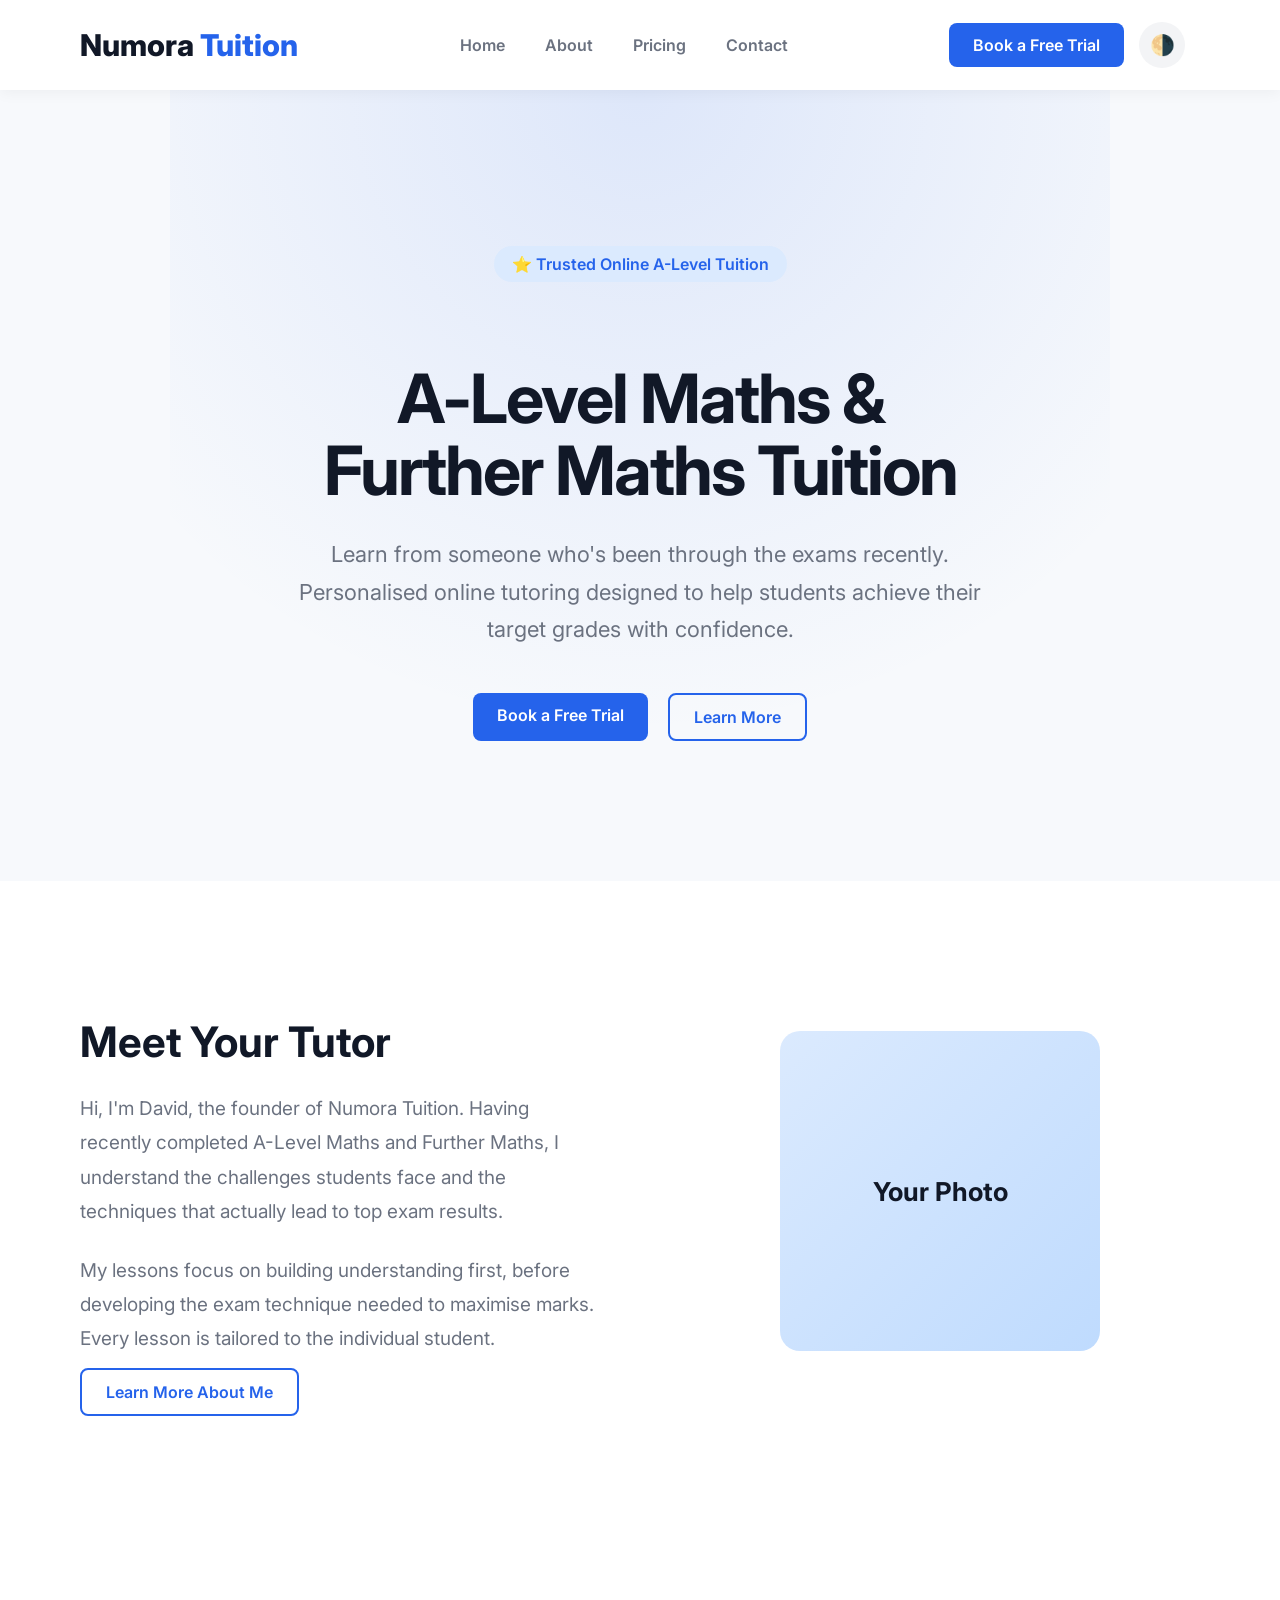
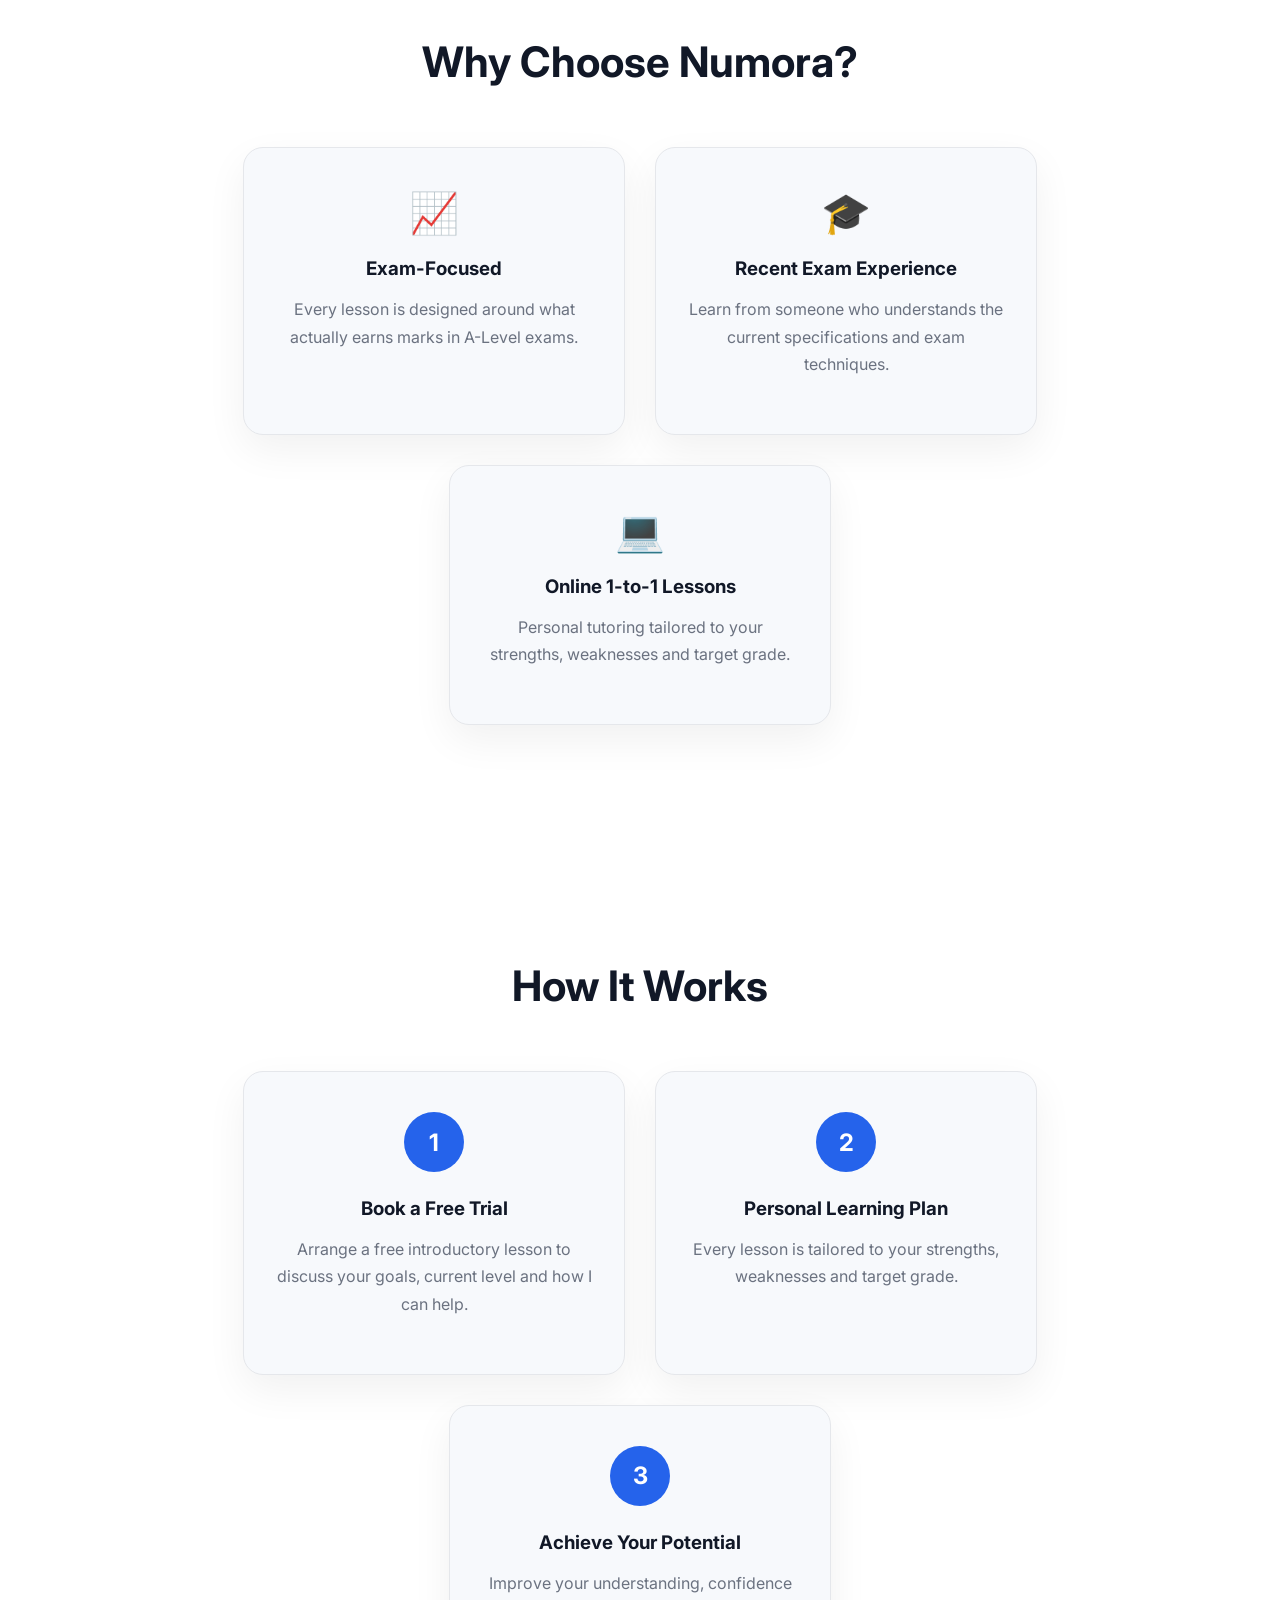
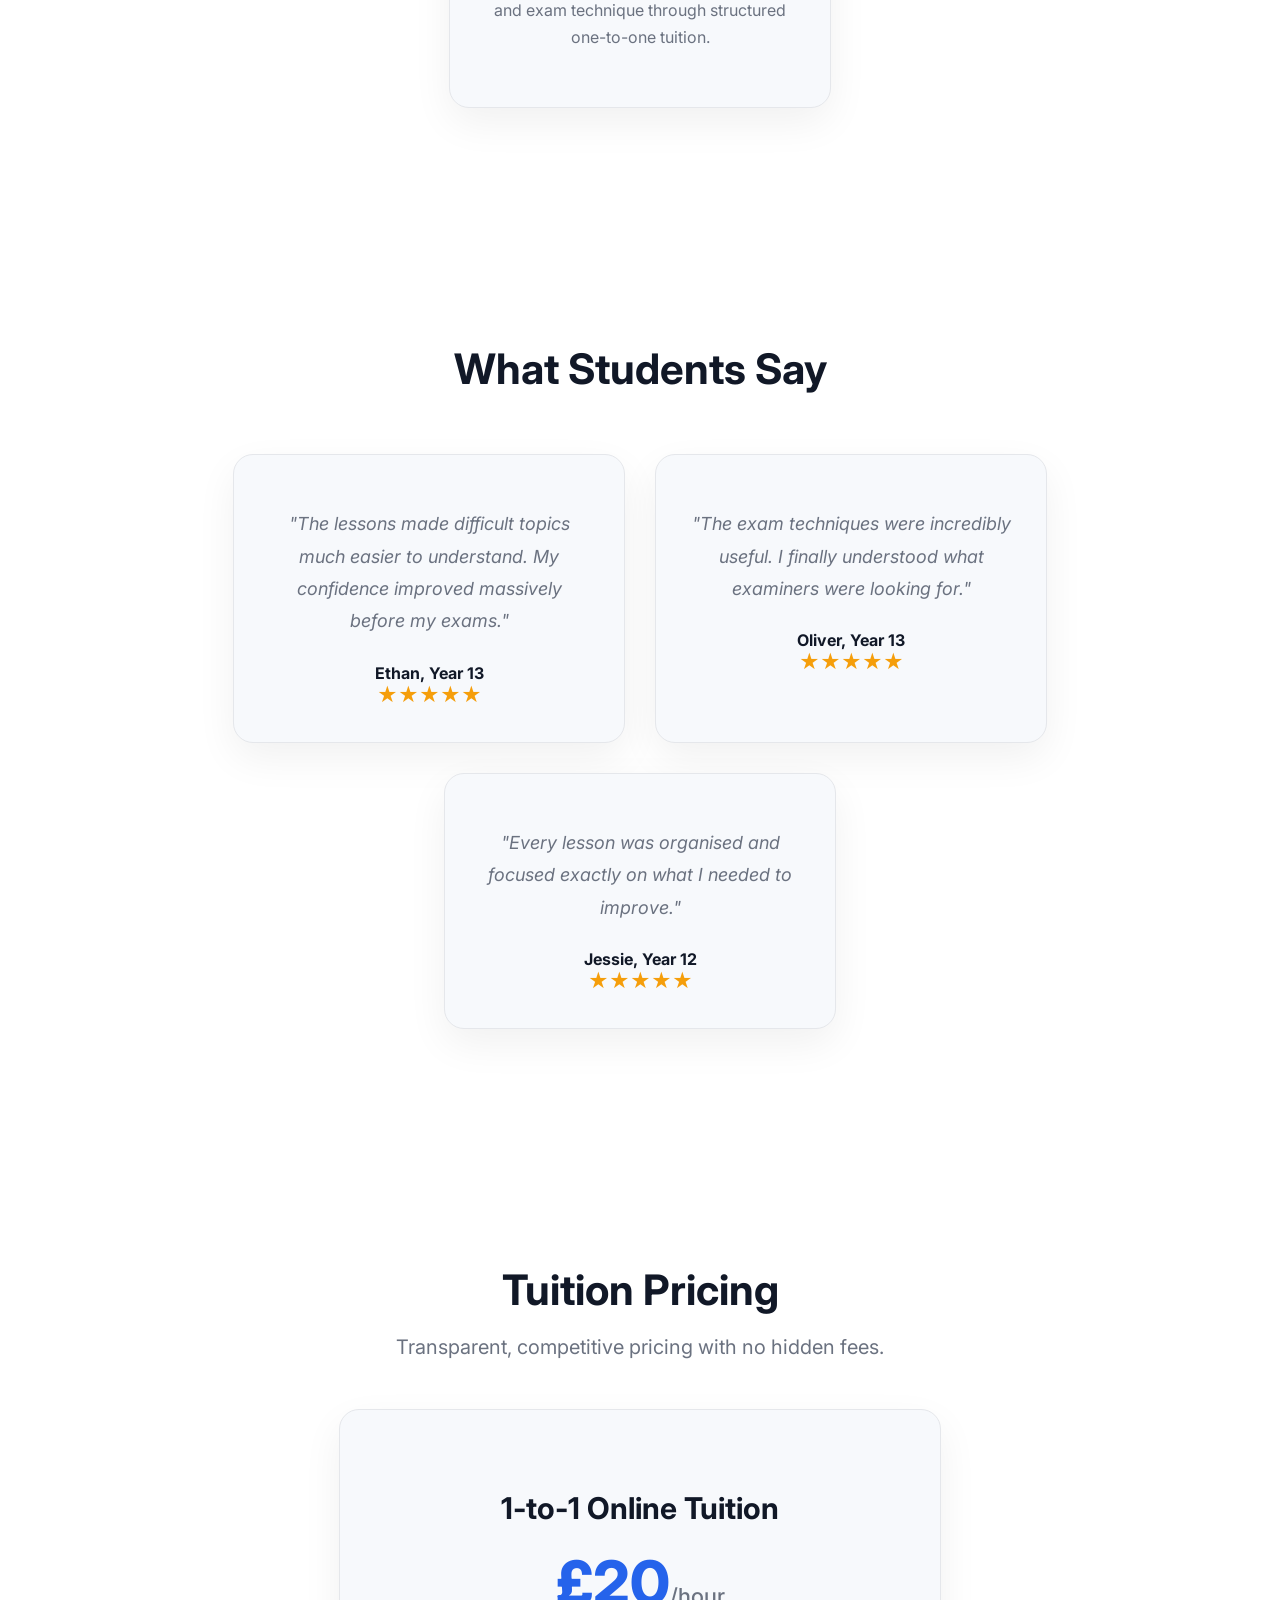
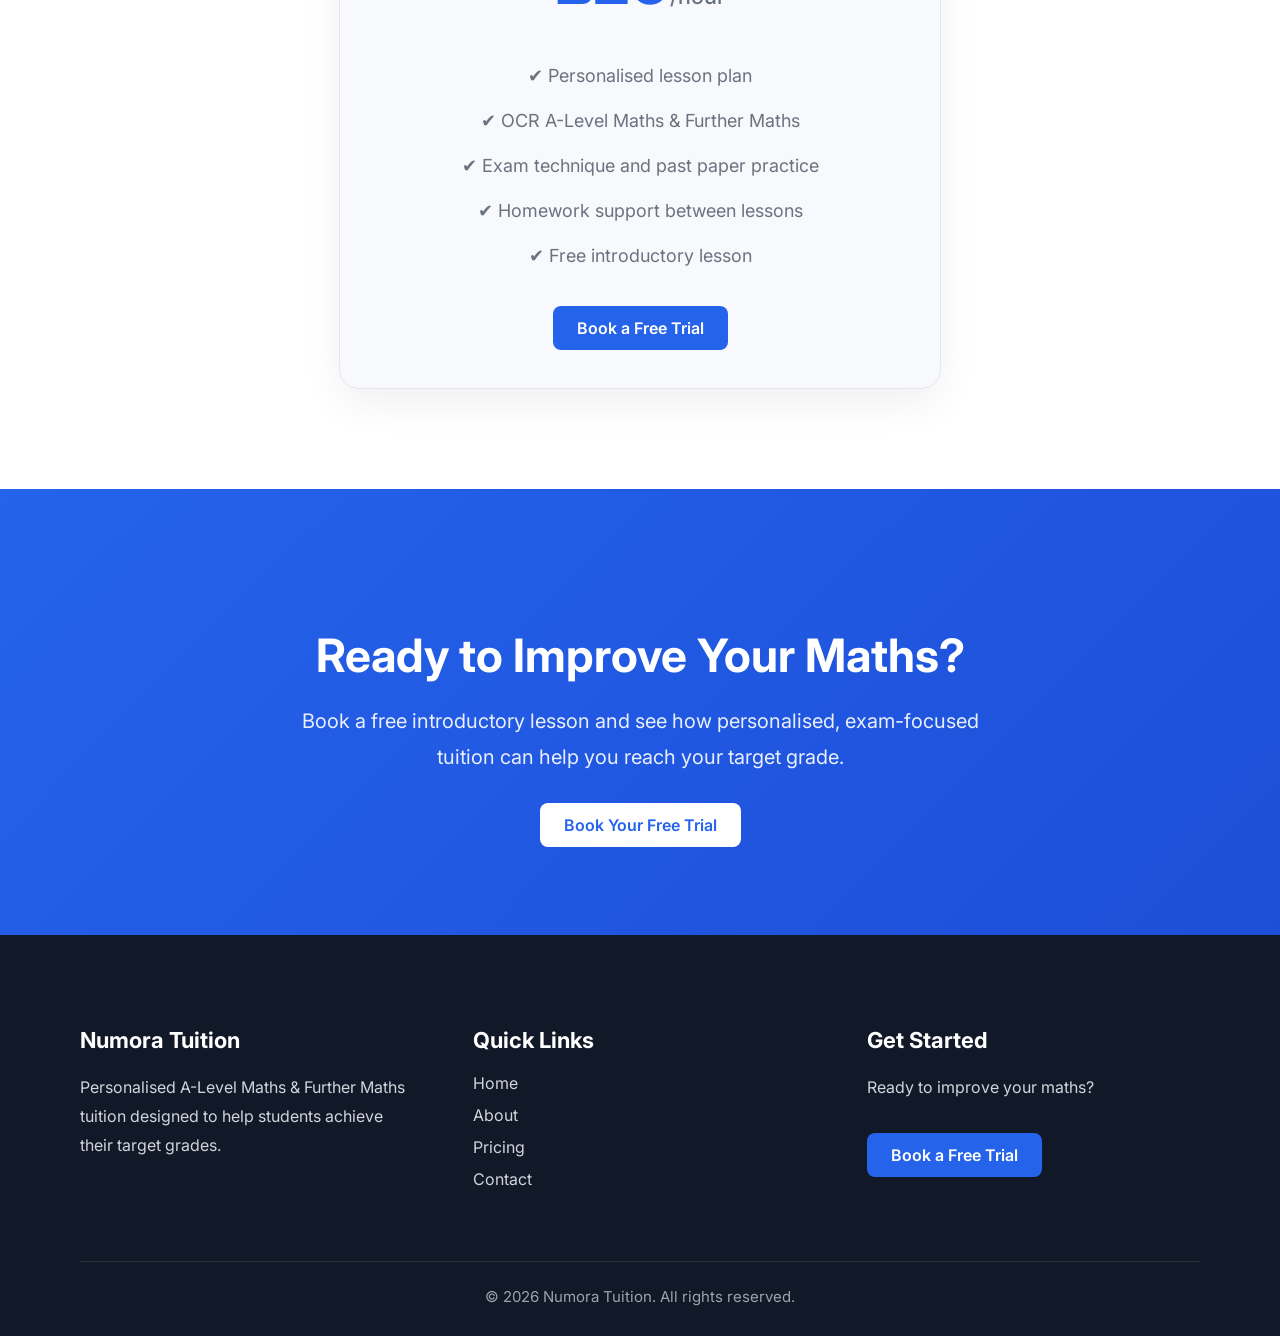
<file: index.html>
<!DOCTYPE html>
<html lang="en">

<head>
    <meta charset="UTF-8">
    <meta name="viewport" content="width=device-width, initial-scale=1.0">
    <link rel="preconnect" href="https://fonts.googleapis.com">
<link rel="preconnect" href="https://fonts.gstatic.com" crossorigin>

<link href="https://fonts.googleapis.com/css2?family=Inter:wght@300;400;500;600;700;800&display=swap" rel="stylesheet">
    <title>Numora Tuition | A-Level Maths & Further Maths Tutoring</title>


    <link rel="stylesheet" href="style.css">
</head>

<body>

    <nav>
    <div class="logo">
        Numora <span>Tuition</span>
    </div>

    <ul class="nav-links">
        <li><a href="index.html">Home</a></li>
<li><a href="about.html">About</a></li>
<li><a href="#pricing">Pricing</a></li>
<li><a href="contact.html">Contact</a></li>
    </ul>
<div class="nav-actions">

    <a href="contact.html" class="book-btn">
        Book a Free Trial
    </a>

    <button id="theme-toggle" class="theme-toggle">
        🌗
    </button>

</div>
</nav>

    <section id="home" class="hero">

    <p class="hero-tag">
        ⭐ Trusted Online A-Level Tuition
    </p>

    <h1>
        A-Level Maths &<br>
        Further Maths Tuition
    </h1>

    <p class="hero-text">
        Learn from someone who's been through the exams recently.
        Personalised online tutoring designed to help students
        achieve their target grades with confidence.
    </p>

    <div class="hero-buttons">
        <a href="contact.html" class="book-btn">Book a Free Trial</a>

        <a href="about.html" class="secondary-btn">
            Learn More
        </a>
    </div>

</section>
<section class="intro">

    <div class="intro-text">

        <h2>Meet Your Tutor</h2>

        <p>
            Hi, I'm David, the founder of Numora Tuition.
            Having recently completed A-Level Maths and Further Maths,
            I understand the challenges students face and the techniques
            that actually lead to top exam results.
        </p>

        <p>
            My lessons focus on building understanding first, before
            developing the exam technique needed to maximise marks.
            Every lesson is tailored to the individual student.
        </p>

        <a href="about.html" class="secondary-btn">
            Learn More About Me
        </a>

    </div>

    <div class="intro-image">

        <div class="placeholder-image">
            Your Photo
        </div>

    </div>

</section>
<section id="about" class="features">

    <h2>Why Choose Numora?</h2>

    <div class="feature-grid">

        <div class="feature-card">
            <div class="icon">📈</div>
            <h3>Exam-Focused</h3>
            <p>
                Every lesson is designed around what actually earns marks in A-Level exams.
            </p>
        </div>

        <div class="feature-card">
            <div class="icon">🎓</div>
            <h3>Recent Exam Experience</h3>
            <p>
                Learn from someone who understands the current specifications and exam techniques.
            </p>
        </div>

        <div class="feature-card">
            <div class="icon">💻</div>
            <h3>Online 1-to-1 Lessons</h3>
            <p>
                Personal tutoring tailored to your strengths, weaknesses and target grade.
            </p>
        </div>

    </div>

</section>
<section id="how-it-works" class="how-it-works">

    <h2>How It Works</h2>

    <div class="steps">

        <div class="step">
            <div class="step-number">1</div>

            <h3>Book a Free Trial</h3>

            <p>
                Arrange a free introductory lesson to discuss your goals,
                current level and how I can help.
            </p>
        </div>

        <div class="step">
            <div class="step-number">2</div>

            <h3>Personal Learning Plan</h3>

            <p>
                Every lesson is tailored to your strengths,
                weaknesses and target grade.
            </p>
        </div>

        <div class="step">
            <div class="step-number">3</div>

            <h3>Achieve Your Potential</h3>

            <p>
                Improve your understanding, confidence and exam
                technique through structured one-to-one tuition.
            </p>
        </div>

    </div>

</section>
<section id="testimonials" class="testimonials">

    <h2>What Students Say</h2>

    <div class="testimonial-grid">

        <div class="testimonial-card">
            <p class="quote">
                "The lessons made difficult topics much easier to understand.
                My confidence improved massively before my exams."
            </p>

            <h4>Ethan, Year 13</h4>
            <span>★★★★★</span>
        </div>

        <div class="testimonial-card">
            <p class="quote">
                "The exam techniques were incredibly useful.
                I finally understood what examiners were looking for."
            </p>

            <h4>Oliver, Year 13</h4>
            <span>★★★★★</span>
        </div>

        <div class="testimonial-card">
            <p class="quote">
                "Every lesson was organised and focused exactly on what I needed to improve."
            </p>

            <h4>Jessie, Year 12</h4>
            <span>★★★★★</span>
        </div>

    </div>

</section>
<section id="pricing" class="pricing">

    <h2>Tuition Pricing</h2>

    <p class="pricing-subtitle">
    Transparent, competitive pricing with no hidden fees.
</p>

    <div class="pricing-card">

        <h3>1-to-1 Online Tuition</h3>

        <div class="price">
            £20<span>/hour</span>
        </div>

        <ul class="pricing-list">
            <li>✔ Personalised lesson plan</li>
            <li>✔ OCR A-Level Maths & Further Maths</li>
            <li>✔ Exam technique and past paper practice</li>
            <li>✔ Homework support between lessons</li>
            <li>✔ Free introductory lesson</li>
        </ul>

        <a href="contact.html" class="book-btn">
    Book a Free Trial
</a>

    </div>

</section>
<section id="contact" class="cta">

    <h2>Ready to Improve Your Maths?</h2>

    <p>
        Book a free introductory lesson and see how personalised,
        exam-focused tuition can help you reach your target grade.
    </p>

    <a href="contact.html" class="book-btn">Book Your Free Trial</a>

</section>
<footer>

    <div class="footer-content">

        <div class="footer-column">

            <h3>Numora Tuition</h3>

            <p>
                Personalised A-Level Maths & Further Maths tuition
                designed to help students achieve their target grades.
            </p>

        </div>

        <div class="footer-column">

            <h3>Quick Links</h3>

            <a href="index.html">Home</a>
<a href="about.html">About</a>
<a href="#pricing">Pricing</a>
<a href="contact.html">Contact</a>
        </div>

        <div class="footer-column">

            <h3>Get Started</h3>

            <p>
                Ready to improve your maths?
            </p>

            <a href="contact.html" class="footer-button">
                Book a Free Trial
            </a>

        </div>

    </div>

    <div class="copyright">
        © 2026 Numora Tuition. All rights reserved.
    </div>

</footer>
<script src="script.js"></script>
</body>

</html>
</file>
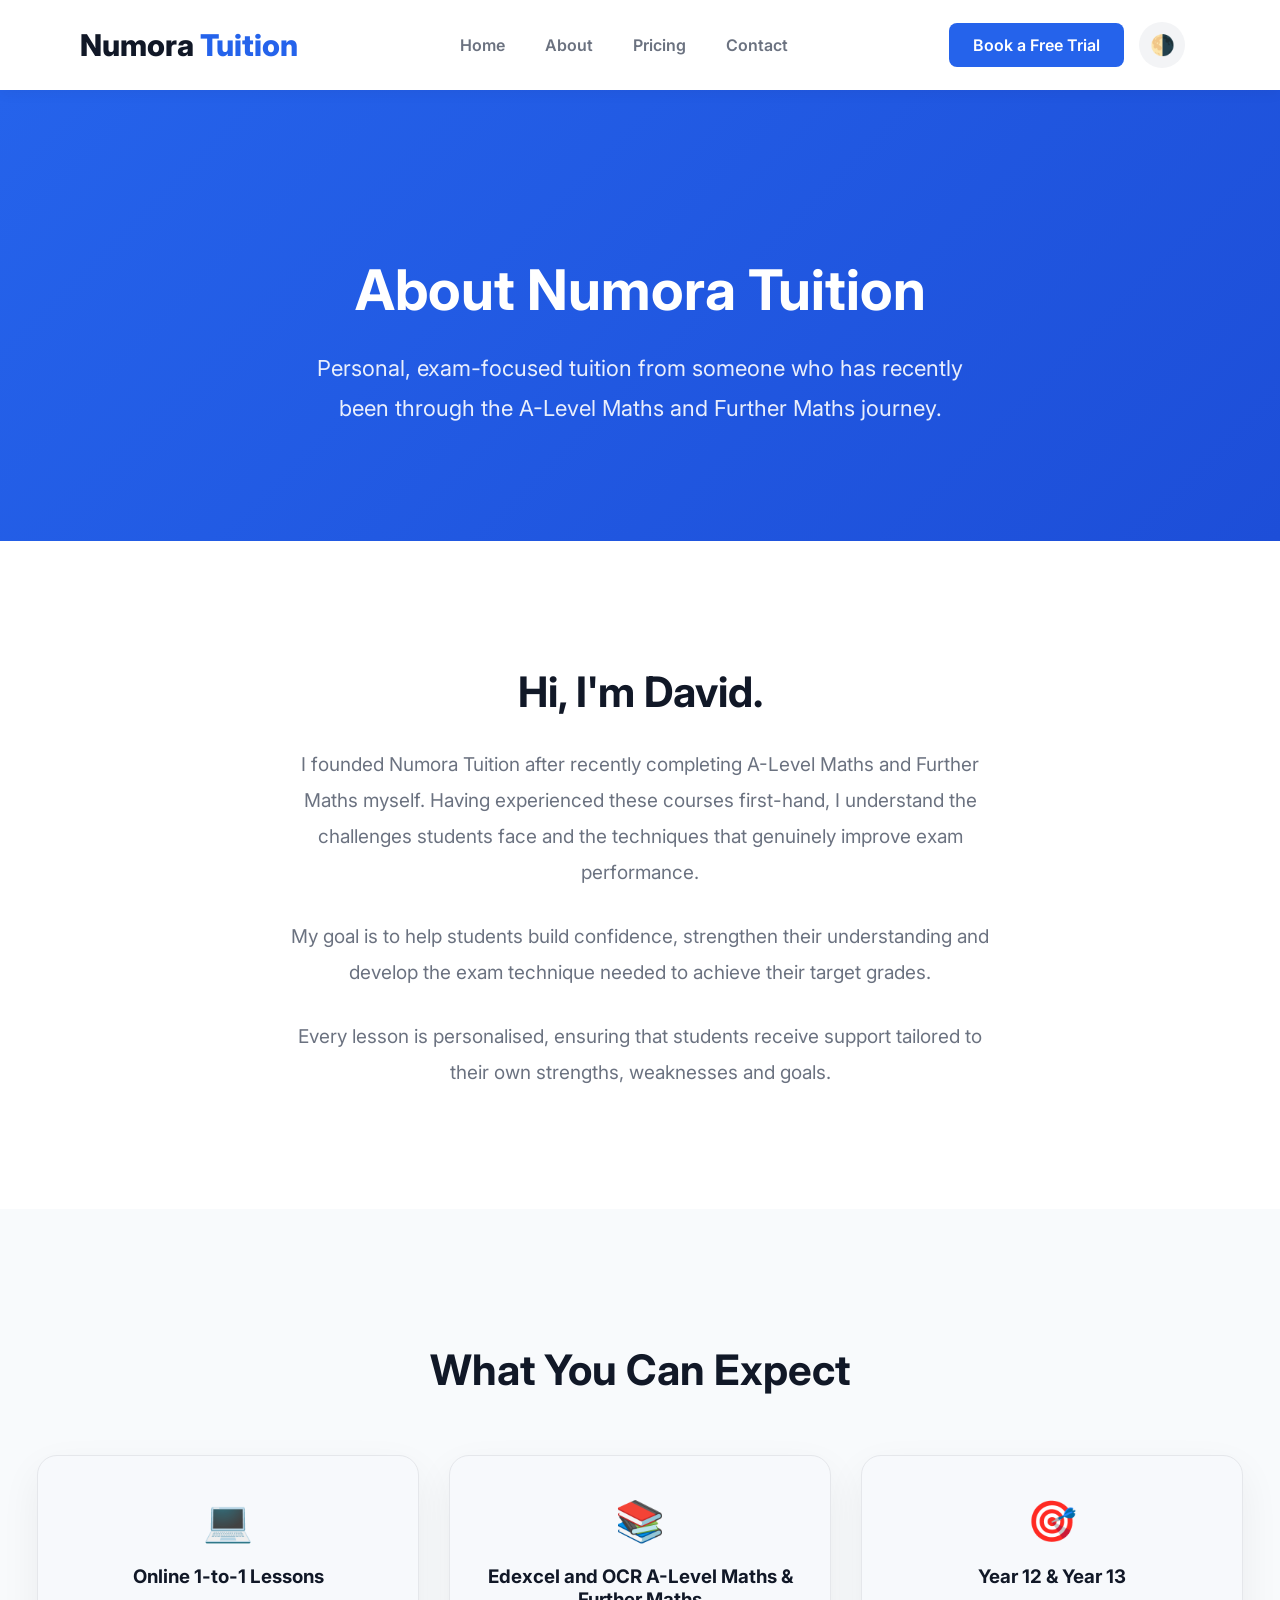
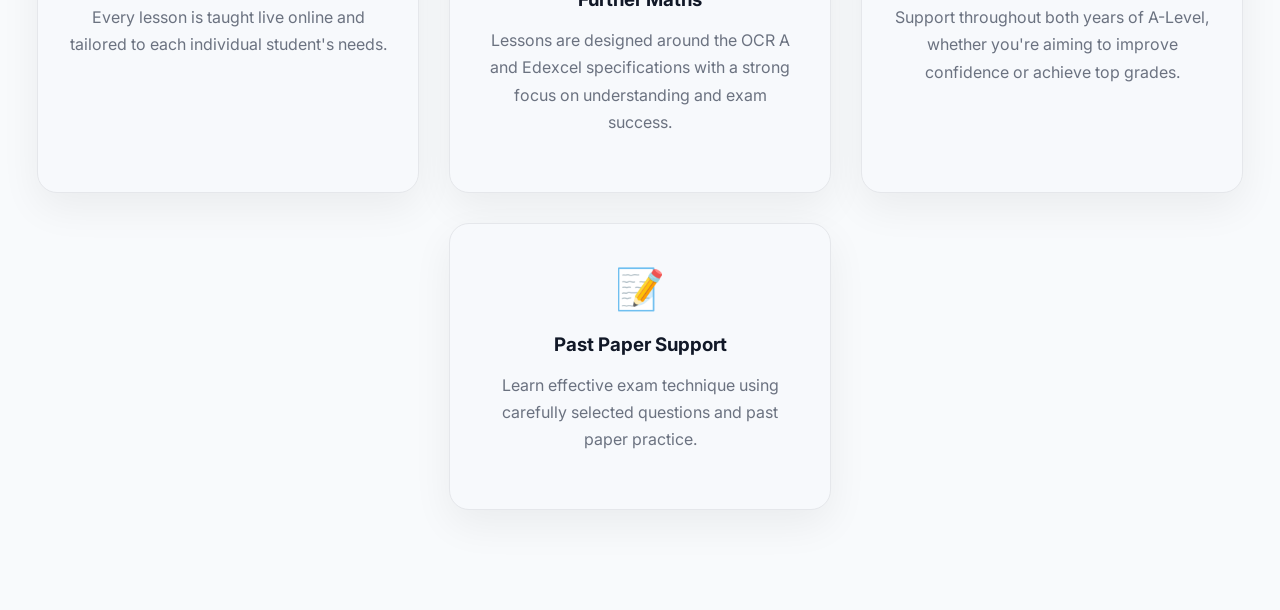
<file: about.html>
<!DOCTYPE html>
<html lang="en">

<head>

    <meta charset="UTF-8">

    <meta name="viewport" content="width=device-width, initial-scale=1.0">

    <link rel="preconnect" href="https://fonts.googleapis.com">

    <link rel="preconnect" href="https://fonts.gstatic.com" crossorigin>

    <link href="https://fonts.googleapis.com/css2?family=Inter:wght@300;400;500;600;700;800&display=swap" rel="stylesheet">

    <title>About | Numora Tuition</title>

    <link rel="stylesheet" href="style.css">

</head>

<body>

    <nav>

        <div class="logo">
            Numora <span>Tuition</span>
        </div>

        <ul class="nav-links">
            <li><a href="index.html">Home</a></li>
            <li><a href="about.html">About</a></li>
            <li><a href="index.html#pricing">Pricing</a></li>
            <li><a href="contact.html">Contact</a></li>
        </ul>

        <div class="nav-actions">

            <a href="#" class="book-btn">
                Book a Free Trial
            </a>

            <button id="theme-toggle" class="theme-toggle">
                🌗
            </button>

        </div>

    </nav>
    <section class="about-hero">

    <div class="about-content">

        <h1>About Numora Tuition</h1>

        <p class="about-subtitle">
            Personal, exam-focused tuition from someone who has recently
            been through the A-Level Maths and Further Maths journey.
        </p>

    </div>

</section>
<section class="about-story">

    <div class="about-text">

        <h2>Hi, I'm David.</h2>

        <p>
            I founded Numora Tuition after recently completing A-Level
            Maths and Further Maths myself. Having experienced these
            courses first-hand, I understand the challenges students face
            and the techniques that genuinely improve exam performance.
        </p>

        <p>
            My goal is to help students build confidence, strengthen their
            understanding and develop the exam technique needed to achieve
            their target grades.
        </p>

        <p>
            Every lesson is personalised, ensuring that students receive
            support tailored to their own strengths, weaknesses and goals.
        </p>

    </div>

</section>
<section class="about-features">

    <h2>What You Can Expect</h2>

    <div class="feature-grid">

        <div class="feature-card">
            <div class="icon">💻</div>

            <h3>Online 1-to-1 Lessons</h3>

            <p>
                Every lesson is taught live online and tailored to each
                individual student's needs.
            </p>
        </div>

        <div class="feature-card">
            <div class="icon">📚</div>

            <h3>Edexcel and OCR A-Level Maths & Further Maths</h3>

            <p>
                Lessons are designed around the OCR A and Edexcel specifications with a
                strong focus on understanding and exam success.
            </p>
        </div>

        <div class="feature-card">
            <div class="icon">🎯</div>

            <h3>Year 12 & Year 13</h3>

            <p>
                Support throughout both years of A-Level, whether you're
                aiming to improve confidence or achieve top grades.
            </p>
        </div>

        <div class="feature-card">
            <div class="icon">📝</div>

            <h3>Past Paper Support</h3>

            <p>
                Learn effective exam technique using carefully selected
                questions and past paper practice.
            </p>
        </div>

    </div>

</section>
    <script src="script.js"></script>

</body>

</html>
</file>
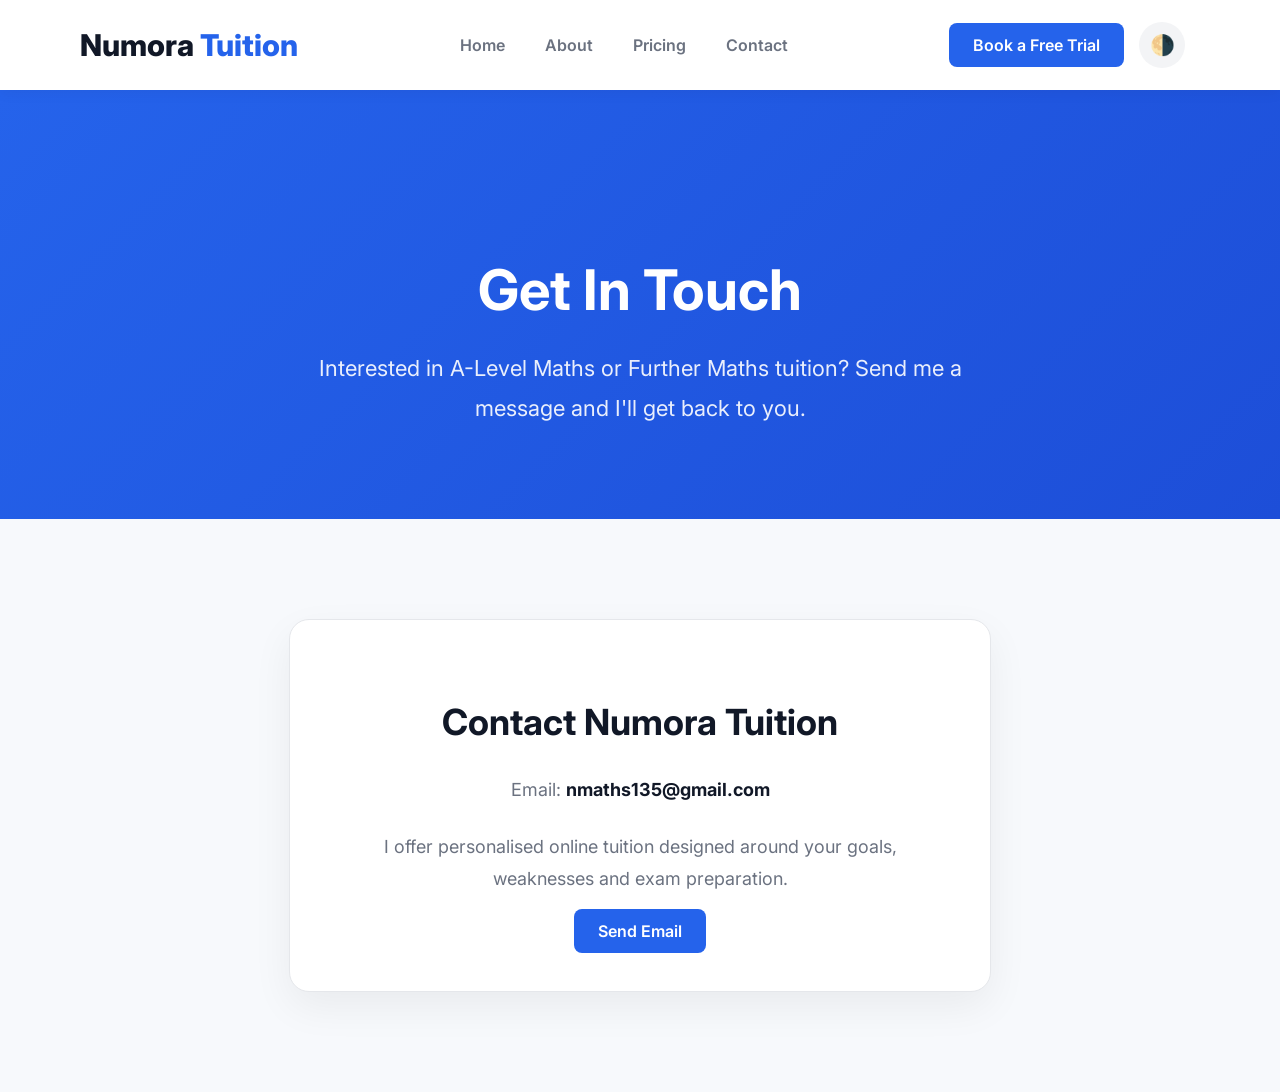
<file: contact.html>
<!DOCTYPE html>
<html lang="en">

<head>

    <meta charset="UTF-8">

    <meta name="viewport" content="width=device-width, initial-scale=1.0">

    <link rel="preconnect" href="https://fonts.googleapis.com">

    <link rel="preconnect" href="https://fonts.gstatic.com" crossorigin>

    <link href="https://fonts.googleapis.com/css2?family=Inter:wght@300;400;500;600;700;800&display=swap" rel="stylesheet">

    <title>Contact | Numora Tuition</title>

    <link rel="stylesheet" href="style.css">

</head>

<body>

<nav>

    <div class="logo">
        Numora <span>Tuition</span>
    </div>

    <ul class="nav-links">
        <li><a href="index.html">Home</a></li>
        <li><a href="about.html">About</a></li>
        <li><a href="index.html#pricing">Pricing</a></li>
        <li><a href="contact.html">Contact</a></li>
    </ul>

    <div class="nav-actions">

        <a href="#" class="book-btn">
            Book a Free Trial
        </a>

        <button id="theme-toggle" class="theme-toggle">
            🌗
        </button>

    </div>

</nav>


<section class="contact-hero">

    <h1>Get In Touch</h1>

    <p>
        Interested in A-Level Maths or Further Maths tuition?
        Send me a message and I'll get back to you.
    </p>

</section>


<section class="contact-section">

    <div class="contact-card">

        <h2>Contact Numora Tuition</h2>

        <p>
            Email:
            <strong>nmaths135@gmail.com</strong>
        </p>

        <p>
            I offer personalised online tuition designed around your goals,
            weaknesses and exam preparation.
        </p>

        <a href="mailto:nmaths135@gmail.com" class="book-btn">
            Send Email
        </a>

    </div>

</section>


<script src="script.js"></script>

</body>

</html>
</file>
<file: style.css>
html {
    scroll-behavior: smooth;
}

:root {
    --bg: #f7f9fc;
    --card: white;
    --text: #111827;
    --secondary-text: #6B7280;
    --border: #E5E7EB;
}

body {
    margin: 0;
    font-family: 'Inter', sans-serif;
    background: var(--bg);
    color: var(--text);
}
body.dark {

    --bg: #111827;
    --card: #1F2937;
    --text: #F9FAFB;
    --secondary-text: #D1D5DB;
    --border: #374151;
    body.dark .about-story {
    background: var(--bg);
    
    }

}
body.dark .about-story {
    background: var(--bg);
}

body.dark .about-features {
    background: var(--bg);
}

body.dark .about-text h2,
body.dark .about-features h2 {
    color: var(--text);
}

body.dark .about-text p {
    color: var(--secondary-text);
}
body.dark .hero::before {
    background: none;
}

nav {
    display: flex;
    justify-content: space-between;
    align-items: center;
    padding: 22px 80px;
    background: var(--card);
    box-shadow: 0 2px 15px rgba(0,0,0,0.05);
    position: sticky;
    top: 0;
    z-index: 1000;
}

.logo {
    font-size: 30px;
    font-weight: 800;
    color: var(--text);
}

.logo span {
    color: #2563EB;
}

.nav-links {
    display: flex;
    list-style: none;
    gap: 40px;
    margin: 0;
    padding: 0;
}

.nav-links a {
    text-decoration: none;
    color: var(--secondary-text);
    font-weight: 600;
    padding-bottom: 6px;
    border-bottom: 2px solid transparent;
    transition: all 0.3s ease;
}

.nav-links a:hover {
    color: #2563EB;
    border-bottom-color: #2563EB;
}

.book-btn {
    background: #2563EB;
    color: white;
    padding: 12px 24px;
    border-radius: 8px;
    text-decoration: none;
    font-weight: 600;
    transition: background 0.3s;
}

.book-btn:hover {
    background: #1D4ED8;
}
.theme-toggle {
    width: 46px;
    height: 46px;
    margin-right: 15px;

    border: none;
    border-radius: 50%;

    background: #F3F4F6;
    cursor: pointer;

    font-size: 20px;

    transition: all 0.3s ease;
}

.theme-toggle:hover {
    background: #DBEAFE;
    transform: rotate(15deg);
}

.hero {
    text-align: center;
    padding: 140px 20px;
    max-width: 900px;
    margin: auto;
    position: relative;
}

.hero::before {
    content: "";
    position: absolute;
    inset: 0;
    background: radial-gradient(circle at top, rgba(37,99,235,0.12), transparent 70%);
    z-index: -1;
}

.hero-tag {
    display: inline-block;
    background: #DBEAFE;
    color: #2563EB;
    padding: 8px 18px;
    border-radius: 30px;
    font-weight: 600;
    margin-bottom: 25px;
}

.hero h1 {
    font-size: 68px;
    line-height: 1.05;
    color: var(--text);
    margin-bottom: 30px;
    letter-spacing: -2px;
}

.hero-text {
    font-size: 22px;
    color: var(--secondary-text);
    line-height: 1.7;
    max-width: 700px;
    margin: auto;
}

.hero-buttons {
    margin-top: 45px;
    display: flex;
    justify-content: center;
    gap: 20px;
}

.secondary-btn {
    border: 2px solid #2563EB;
    color: #2563EB;
    padding: 12px 24px;
    border-radius: 8px;
    text-decoration: none;
    font-weight: 600;
}

.secondary-btn:hover {
    background: #2563EB;
    color: white;
}

.features {
    padding: 100px 80px;
    background: var(--card);
    text-align: center;
}

.features h2 {
    font-size: 42px;
    margin-bottom: 60px;
    color: var(--text);
}

.feature-grid {
    display: flex;
    gap: 30px;
    justify-content: center;
    flex-wrap: wrap;
}

.feature-card {
    background: var(--bg);
    border-radius: 20px;
    padding: 40px 30px;
    width: 320px;
    box-shadow: 0 15px 40px rgba(0,0,0,0.06);
    transition: all 0.3s ease;
    border: 1px solid #E5E7EB;
}

.feature-card:hover {
    transform: translateY(-10px);
    box-shadow: 0 20px 50px rgba(37,99,235,0.12);
}

.icon {
    font-size: 40px;
    margin-bottom: 20px;
}

.feature-card h3 {
    margin-bottom: 15px;
    color: var(--text);
}

.feature-card p {
    color: var(--secondary-text);
    line-height: 1.7;
}
/* ==========================
   HOW IT WORKS
========================== */

.how-it-works {
    background: var(--card);
    padding: 100px 80px;
    text-align: center;
}

.how-it-works h2 {
    font-size: 42px;
    color: var(--text);
    margin-bottom: 60px;
}

.steps {
    display: flex;
    justify-content: center;
    gap: 30px;
    flex-wrap: wrap;
}

.step {
    width: 320px;
    background: var(--bg);
    padding: 40px 30px;
    border-radius: 20px;
    box-shadow: 0 15px 40px rgba(0,0,0,0.06);
    transition: all 0.3s ease;
    border: 1px solid var(--border);
}

.step:hover {
    transform: translateY(-10px);
    box-shadow: 0 20px 50px rgba(37,99,235,0.12);
}

.step-number {
    width: 60px;
    height: 60px;
    margin: auto;
    margin-bottom: 25px;

    background: #2563EB;
    color: white;

    border-radius: 50%;

    display: flex;
    justify-content: center;
    align-items: center;

    font-size: 24px;
    font-weight: 700;
}

.step h3 {
    color: var(--text);
    margin-bottom: 15px;
}

.step p {
    color: var(--secondary-text);
    line-height: 1.7;
}
/* ==========================
   TESTIMONIALS
========================== */

.testimonials {
    background: var(--card);
    padding: 100px 80px;
    text-align: center;
}

.testimonials h2 {
    font-size: 42px;
    color: var(--text);
    margin-bottom: 60px;
}

.testimonial-grid {
    display: flex;
    justify-content: center;
    gap: 30px;
    flex-wrap: wrap;
}

.testimonial-card {
    width: 320px;
    background: var(--bg);
    padding: 35px;
    border-radius: 20px;
    box-shadow: 0 15px 40px rgba(0,0,0,0.06);
    transition: all 0.3s ease;
    border: 1px solid #E5E7EB;
}

.testimonial-card:hover {
    transform: translateY(-10px);
    box-shadow: 0 20px 50px rgba(37,99,235,0.12);
}

.quote {
    font-size: 18px;
    line-height: 1.8;
    color: var(--secondary-text);
    font-style: italic;
    margin-bottom: 25px;
}

.testimonial-card h4 {
    margin: 0;
    color: var(--text);
}

.testimonial-card span {
    color: #F59E0B;
    font-size: 20px;
}
/* ==========================
   CALL TO ACTION
========================== */

.cta {
    background: linear-gradient(135deg, #2563EB, #1D4ED8);
    color: white;
    text-align: center;
    padding: 100px 20px;
}

.cta h2 {
    font-size: 46px;
    margin-bottom: 20px;
}

.cta p {
    max-width: 700px;
    margin: auto;
    margin-bottom: 40px;
    font-size: 20px;
    line-height: 1.8;
    color: rgba(255,255,255,0.9);
}

.cta .book-btn {
    background: white;
    color: #2563EB;
}

.cta .book-btn:hover {
    background: #F3F4F6;
}
/* ==========================
   FOOTER
========================== */

footer {
    background: #111827;
    color: white;
    padding: 70px 80px 30px;
}

.footer-content {
    display: flex;
    justify-content: space-between;
    gap: 60px;
    flex-wrap: wrap;
}

.footer-column {
    flex: 1;
    min-width: 220px;
}

.footer-column h3 {
    margin-bottom: 20px;
    font-size: 22px;
}

.footer-column p {
    color: #D1D5DB;
    line-height: 1.8;
}

.footer-column a {
    display: block;
    color: #D1D5DB;
    text-decoration: none;
    margin-bottom: 12px;
    transition: color 0.3s ease;
}

.footer-column a:hover {
    color: white;
}

.footer-button {
    display: inline-block !important;
    margin-top: 15px;
    padding: 12px 24px;
    background: #2563EB;
    color: white !important;
    border-radius: 8px;
    text-decoration: none;
    font-weight: 600;
}

.footer-button:hover {
    background: #1D4ED8;
}

.copyright {
    text-align: center;
    margin-top: 60px;
    padding-top: 25px;
    border-top: 1px solid rgba(255,255,255,0.1);
    color: #9CA3AF;
    font-size: 15px;
}
/* ==========================
   INTRO
========================== */

.intro {
    display: flex;
    justify-content: space-between;
    align-items: center;
    gap: 80px;
    padding: 100px 80px;
    background: var(--card);
    flex-wrap: wrap;
}

.intro-text {
    flex: 1;
    min-width: 320px;
}

.intro-text h2 {
    font-size: 42px;
    color: var(--text);
    margin-bottom: 25px;
}

.intro-text p {
    font-size: 19px;
    line-height: 1.8;
    color: var(--secondary-text);
    margin-bottom: 25px;
}

.intro-image {
    flex: 1;
    display: flex;
    justify-content: center;
}

.placeholder-image {
    width: 320px;
    height: 320px;
    border-radius: 20px;
    background: linear-gradient(135deg, #DBEAFE, #BFDBFE);
    display: flex;
    justify-content: center;
    align-items: center;
    color: #111827;
    font-size: 26px;
    font-weight: 700;
}
/* ==========================
   PRICING
========================== */

.pricing {
    padding: 100px 20px;
    background: var(--card);
    text-align: center;
}

.pricing h2 {
    font-size: 42px;
    color: var(--text);
    margin-bottom: 15px;
}

.pricing-subtitle {
    color: var(--secondary-text);
    font-size: 20px;
    margin-bottom: 50px;
}

.pricing-card {
    max-width: 500px;
    margin: auto;
    background: var(--bg);
    border-radius: 20px;
    padding: 50px;
    border: 1px solid #E5E7EB;
    box-shadow: 0 15px 40px rgba(0,0,0,0.06);
}

.pricing-card h3 {
    font-size: 30px;
    color: var(--text);
    margin-bottom: 20px;
}

.price {
    font-size: 60px;
    font-weight: 800;
    color: #2563EB;
    margin-bottom: 35px;
}

.price span {
    font-size: 22px;
    color: var(--secondary-text);
    font-weight: 500;
}

.pricing-list {
    list-style: none;
    padding: 0;
    margin: 0 0 40px;
}

.pricing-list li {
    padding: 12px 0;
    color: var(--secondary-text);
    font-size: 18px;
}
/* ==========================
   ABOUT PAGE
========================== */

.about-hero {
    background: linear-gradient(135deg, #2563EB, #1D4ED8);
    color: white;
    text-align: center;
    padding: 120px 20px 90px;
}

.about-content {
    max-width: 700px;
    margin: 0 auto;
}

.about-hero h1 {
    font-size: 56px;
    margin-bottom: 25px;
    color: white;
}

.about-subtitle {
    font-size: 22px;
    line-height: 1.8;
    color: rgba(255,255,255,0.9);
}

.about-story {
    background: var(--card);
    padding: 90px 20px;
}

.about-text {
    max-width: 700px;
    margin: 0 auto;
    text-align: center;
}

.about-text h2 {
    font-size: 42px;
    color: var(--text);
    margin-bottom: 30px;
}

.about-text p {
    font-size: 19px;
    line-height: 1.9;
    color: var(--secondary-text);
    margin-bottom: 28px;
}
.about-features {
    background: #F8FAFC;
    padding: 100px 20px;
    text-align: center;
}

.about-features h2 {
    font-size: 42px;
    color: #111827;
    margin-bottom: 60px;
}
/* ==========================
   RESPONSIVE DESIGN
========================== */



.about-content {
    max-width: 700px;
    margin: 0 auto;
}

.about-hero h1 {
    font-size: 56px;
    margin-bottom: 25px;
}

.about-subtitle {
    font-size: 22px;
    line-height: 1.8;
    color: rgba(255,255,255,0.9);
}

.about-story {
    background: var(--card);
    padding: 90px 20px;
}

.about-text {
    max-width: 700px;
    margin: 0 auto;
    text-align: center;
}

.about-text h2 {
    font-size: 42px;
    color: var(--text);
    margin-bottom: 30px;
}

.about-text p {
    font-size: 19px;
    line-height: 1.9;
    color: var(--secondary-text);
    margin-bottom: 28px;
}

@media (max-width: 900px) {

    nav {
    padding: 18px 25px;
    flex-wrap: wrap;
    gap: 18px;
}

    .nav-links {
    width: 100%;
    justify-content: center;
    flex-wrap: wrap;
    gap: 18px;
}

    .hero {
        padding: 100px 20px;
    }

    .hero h1 {
        font-size: 48px;
    }

    .hero-text {
        font-size: 20px;
    }
.book-btn,
.secondary-btn {
    display: inline-block;
    width: 100%;
    max-width: 320px;
    text-align: center;
}
.hero-buttons {
    flex-direction: column;
    align-items: center;
}
    .features,
    .how-it-works,
    .testimonials,
    footer {
        padding-left: 30px;
        padding-right: 30px;
    }
    .feature-grid,
    .steps,
    .testimonial-grid,
    .footer-content {
        flex-direction: column;
        align-items: center;
    }

    .feature-card,
    .step,
    .testimonial-card {
        width: 100%;
        max-width: 420px;
        box-sizing: border-box;
    }

    .cta h2 {
        font-size: 36px;
    }

    .cta p {
        font-size: 18px;
    }
    .intro {
    padding: 80px 30px;
    gap: 50px;
}

.intro-text {
    text-align: center;
}
}
.nav-actions {
    display: flex;
    align-items: center;
    gap: 15px;
}

/* ==========================
   CONTACT PAGE
========================== */

.contact-hero {
    background: linear-gradient(135deg, #2563EB, #1D4ED8);
    color: white;
    text-align: center;
    padding: 120px 20px 90px;
}

.contact-hero h1 {
    font-size: 56px;
    margin-bottom: 25px;
}

.contact-hero p {
    max-width: 700px;
    margin: auto;
    font-size: 22px;
    line-height: 1.8;
    color: rgba(255,255,255,0.9);
}


.contact-section {
    padding: 100px 20px;
    background: var(--bg);
    text-align: center;
}


.contact-card {
    max-width: 600px;
    margin: auto;
    background: var(--card);
    padding: 50px;
    border-radius: 20px;
    border: 1px solid var(--border);
    box-shadow: 0 15px 40px rgba(0,0,0,0.06);
}


.contact-card h2 {
    font-size: 36px;
    color: var(--text);
    margin-bottom: 30px;
}


.contact-card p {
    color: var(--secondary-text);
    font-size: 18px;
    line-height: 1.8;
    margin-bottom: 25px;
}


.contact-card strong {
    color: var(--text);
}
</file>
